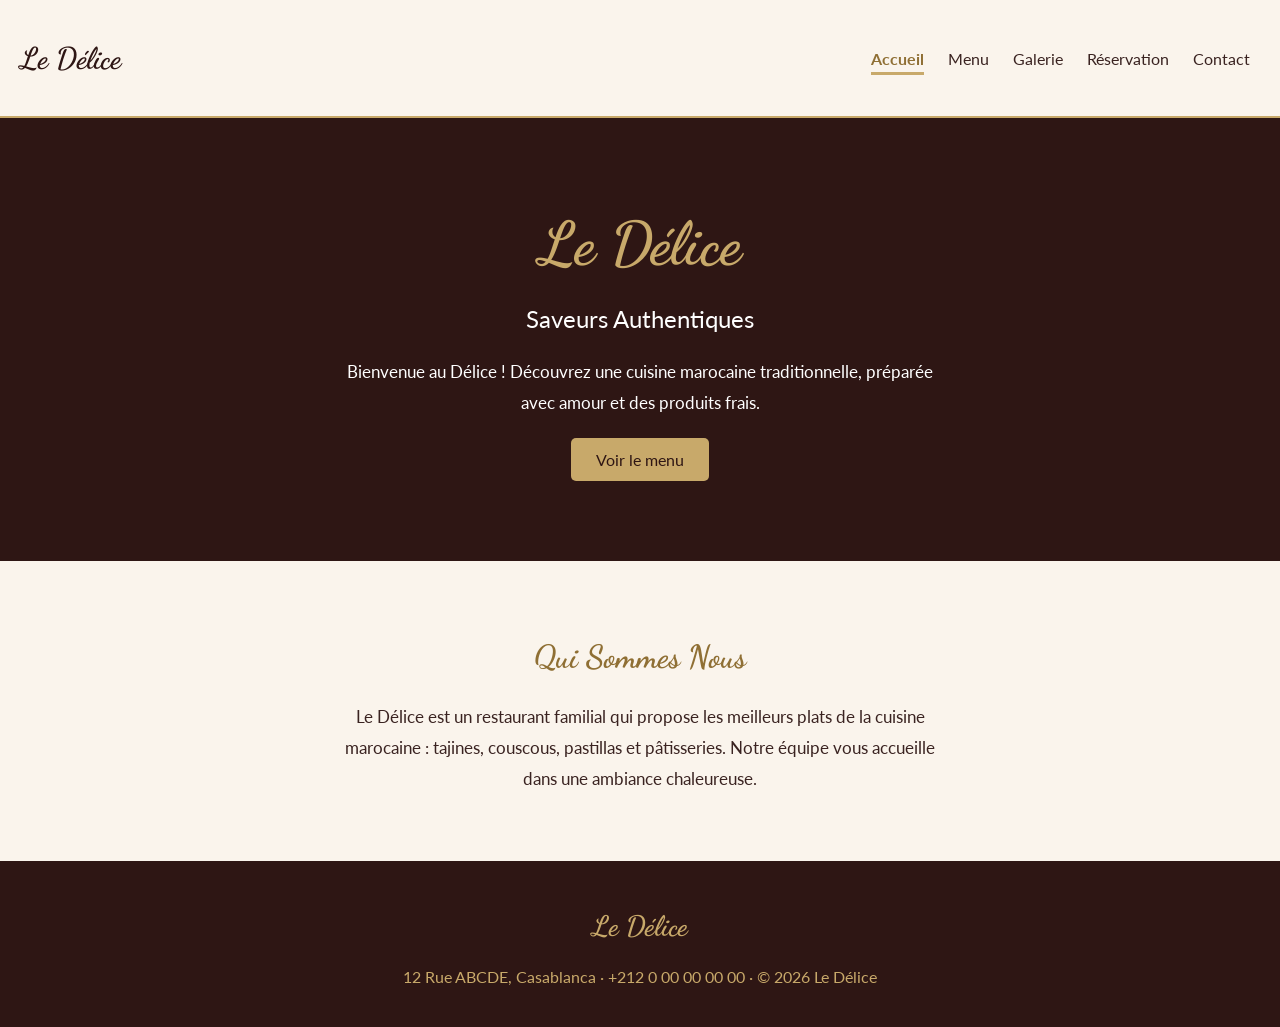
<file: index.html>
<!DOCTYPE html>
<html lang="fr">
<head>
    <meta charset="UTF-8">
    <meta name="viewport" content="width=device-width, initial-scale=1.0">
    <title>Le Délice</title>

    <link rel="preconnect" href="https://fonts.googleapis.com">
    <link rel="preconnect" href="https://fonts.gstatic.com" crossorigin>
    <link href="https://fonts.googleapis.com/css2?family=Dancing+Script:wght@700&family=Lato:wght@400;700&display=swap" rel="stylesheet">
    <link rel="stylesheet" href="style.css">
</head>
<body>

    <header>
        <h1>Le Délice</h1>

        <nav>
            <a href="index.html" class="active">Accueil</a>
            <a href="menu.html">Menu</a>
            <a href="galerie.html">Galerie</a>
            <a href="Reservation.html">Réservation</a>
            <a href="contact.html">Contact</a>
        </nav>
    </header>

    <section class="accueil" id="accueil">

        <div class="presentation">
            <h2>Le Délice</h2>

            <h3>Saveurs Authentiques</h3>

            <p>
                Bienvenue au Délice ! Découvrez une cuisine marocaine
                traditionnelle, préparée avec amour et des produits frais.
            </p>

            <a href="menu.html" class="bouton">Voir le menu</a>
        </div>

    </section>

    <section class="apropos">

        <div class="description">
            <h2>Qui Sommes Nous</h2>

            <p>
                Le Délice est un restaurant familial qui propose
                les meilleurs plats de la cuisine marocaine :
                tajines, couscous, pastillas et pâtisseries.
                Notre équipe vous accueille dans une ambiance chaleureuse.
            </p>
        </div>

    </section>

    <footer>
        <h2>Le Délice</h2>
        <p>12 Rue ABCDE, Casablanca · +212 0 00 00 00 00 · © 2026 Le Délice</p>
    </footer>

    <script src="script.js"></script>

</body>
</html>
</file>
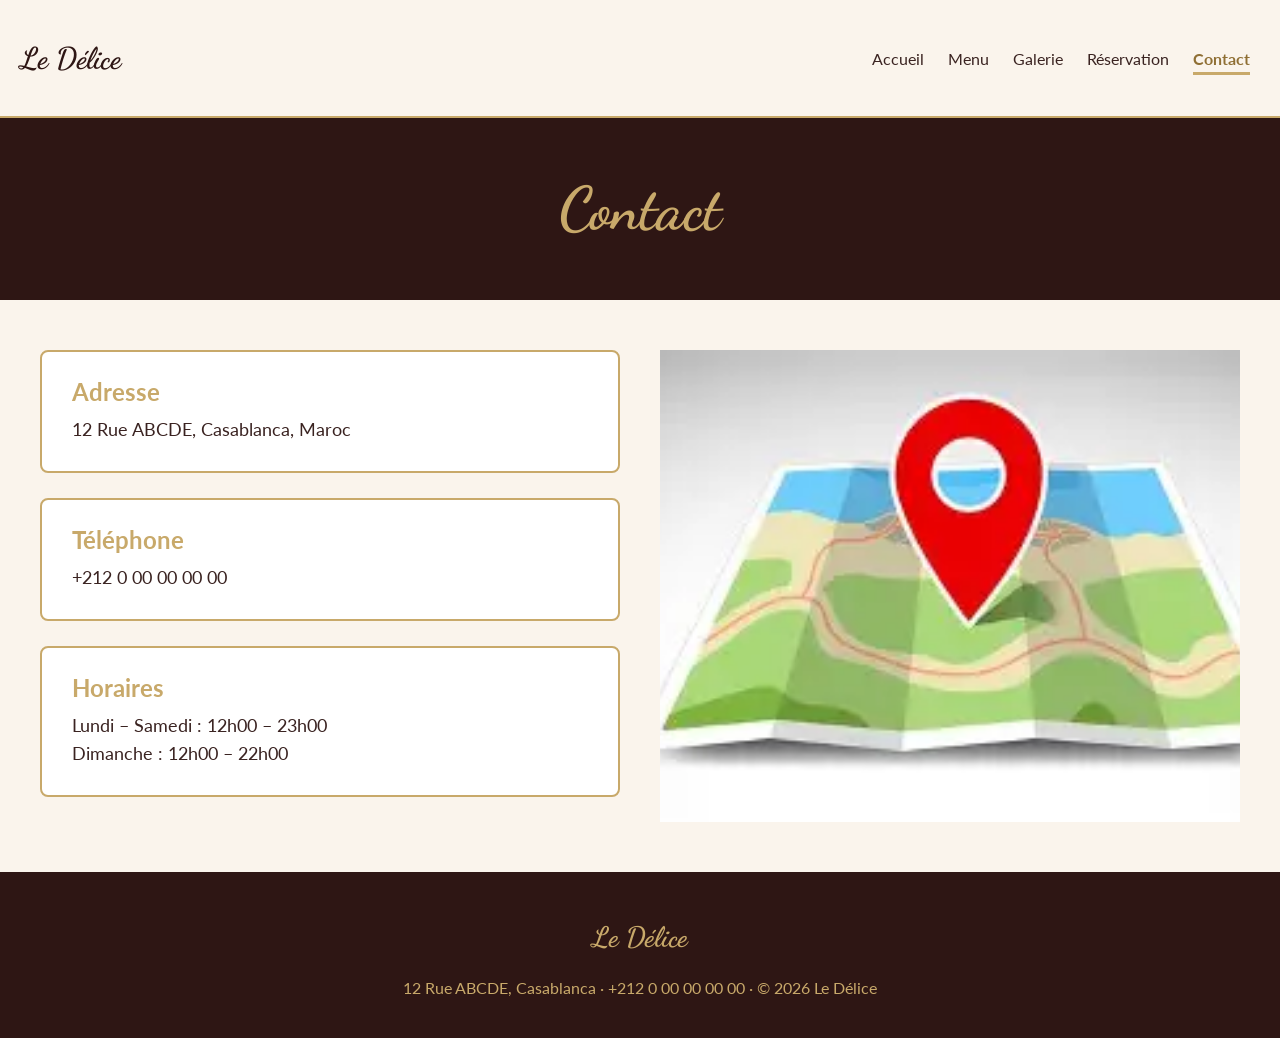
<file: contact.html>
<!DOCTYPE html>
<html lang="fr">
<head>
    <meta charset="UTF-8">
    <meta name="viewport" content="width=device-width, initial-scale=1.0">
    <title>Contact - Le Délice</title>

    <link rel="preconnect" href="https://fonts.googleapis.com">
    <link rel="preconnect" href="https://fonts.gstatic.com" crossorigin>
    <link href="https://fonts.googleapis.com/css2?family=Dancing+Script:wght@700&family=Lato:wght@400;700&display=swap" rel="stylesheet">
    <link rel="stylesheet" href="style.css">
</head>
<body>

    <header>
        <h1>Le Délice</h1>

        <nav>
            <a href="index.html">Accueil</a>
            <a href="menu.html">Menu</a>
            <a href="galerie.html">Galerie</a>
            <a href="Reservation.html">Réservation</a>
            <a href="contact.html" class="active">Contact</a>
        </nav>
    </header>

    <section class="titre-page">
        <h2>Contact</h2>
    </section>

    <section class="contenu">
        <div class="grille-contact">

            <div class="infos-contact">
                <div class="boite">
                    <h3>Adresse</h3>
                    <p>12 Rue ABCDE, Casablanca, Maroc</p>
                </div>

                <div class="boite">
                    <h3>Téléphone</h3>
                    <p>+212 0 00 00 00 00</p>
                </div>

                <div class="boite">
                    <h3>Horaires</h3>
                    <p>Lundi – Samedi : 12h00 – 23h00</p>
                    <p>Dimanche : 12h00 – 22h00</p>
                </div>
            </div>

            <img class="photo" src="Petite carte .jpg">

        </div>
    </section>

    <footer>
        <h2>Le Délice</h2>
        <p>12 Rue ABCDE, Casablanca · +212 0 00 00 00 00 · © 2026 Le Délice</p>
    </footer>

</body>
</html>
</file>
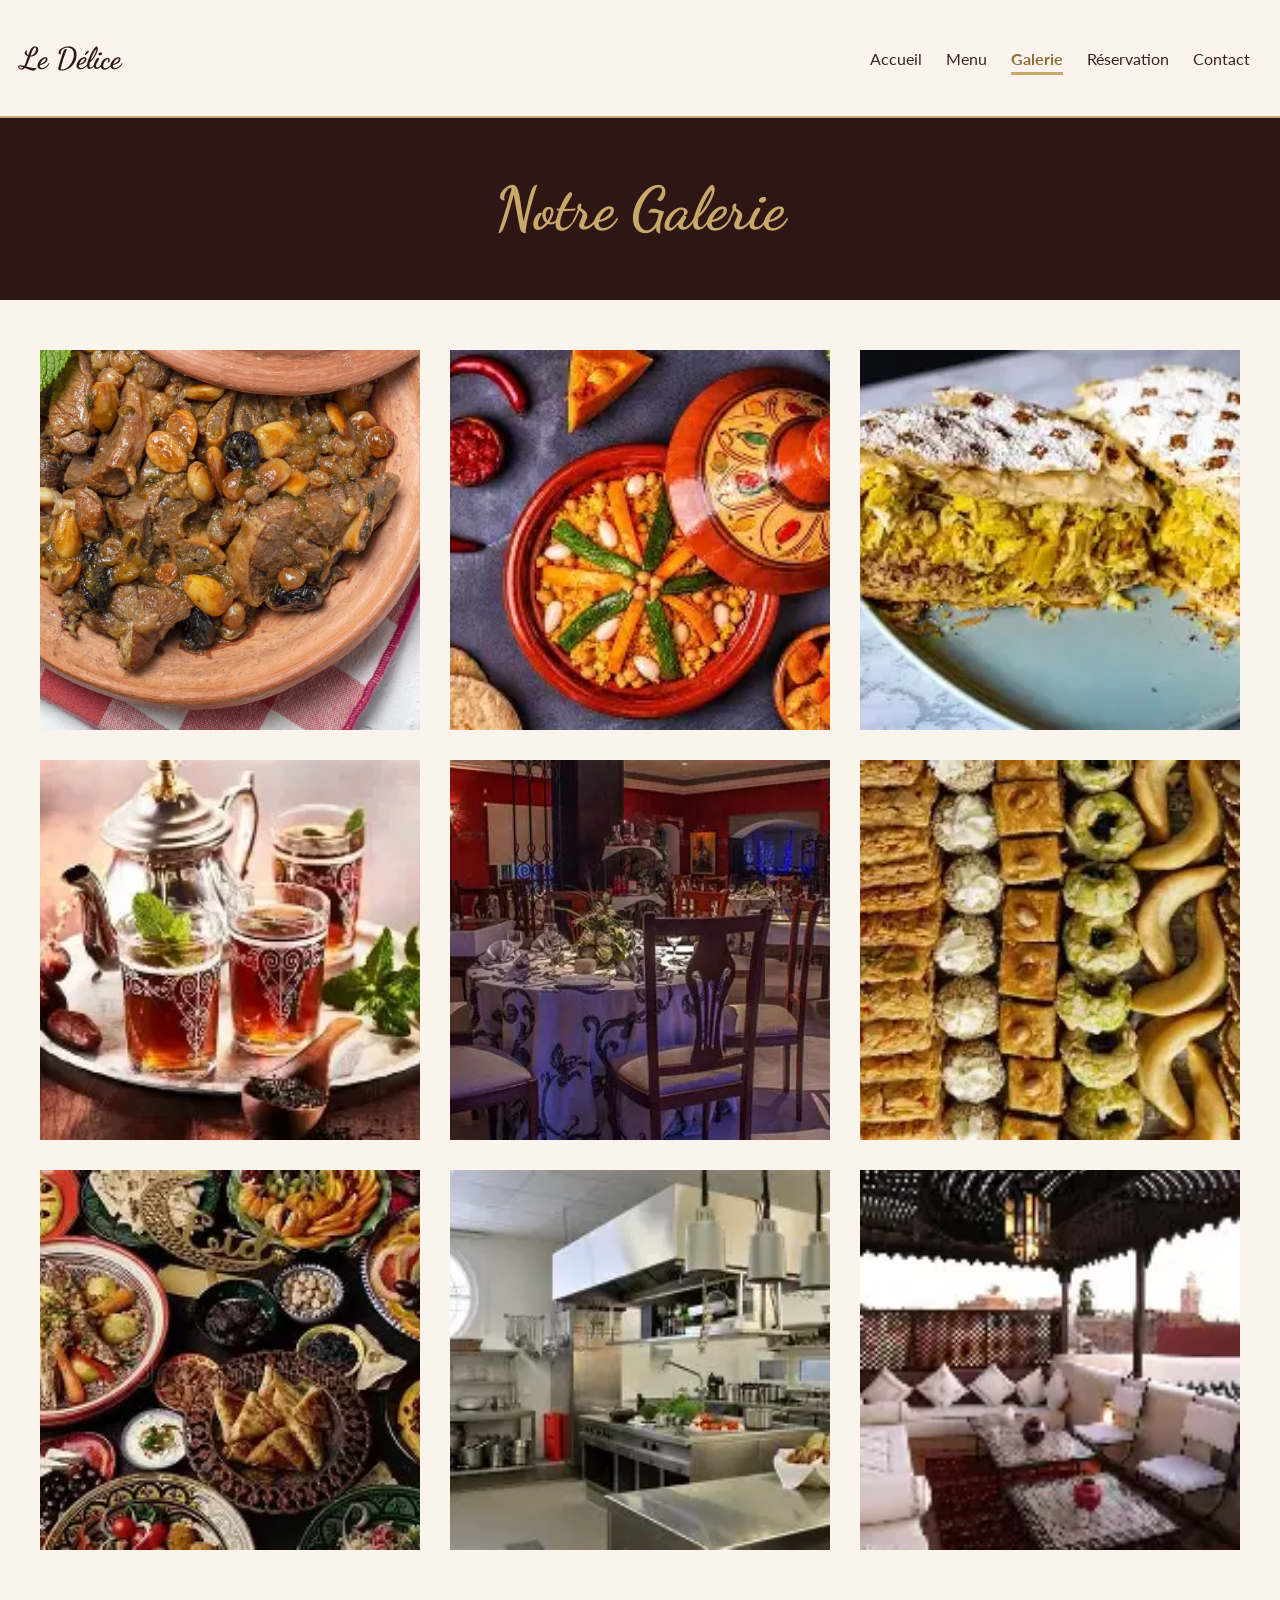
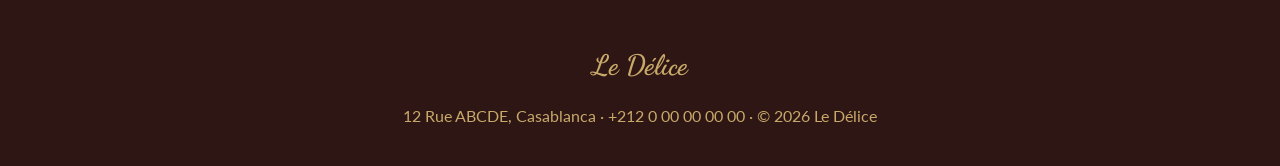
<file: galerie.html>
<!DOCTYPE html>
<html lang="fr">
<head>
    <meta charset="UTF-8">
    <meta name="viewport" content="width=device-width, initial-scale=1.0">
    <title>Galerie - Le Délice</title>

    <link rel="preconnect" href="https://fonts.googleapis.com">
    <link rel="preconnect" href="https://fonts.gstatic.com" crossorigin>
    <link href="https://fonts.googleapis.com/css2?family=Dancing+Script:wght@700&family=Lato:wght@400;700&display=swap" rel="stylesheet">
    <link rel="stylesheet" href="style.css">
</head>
<body>

    <header>
        <h1>Le Délice</h1>

        <nav>
            <a href="index.html">Accueil</a>
            <a href="menu.html">Menu</a>
            <a href="galerie.html" class="active">Galerie</a>
            <a href="Reservation.html">Réservation</a>
            <a href="contact.html">Contact</a>
        </nav>
    </header>

    <section class="titre-page">
        <h2>Notre Galerie</h2>
    </section>

    <section class="contenu">
        <div class="grille-galerie">
            <img class="photo" src="tagine.jpg">

            <img class="photo" src="coscous.jpg">

            <img class="photo" src="pastilla poulet.jpg">

            <img class="photo" src="atay.jpg">

            <img class="photo" src="Salle du restaurant.jpg">

            <img class="photo" src="Pâtisseries marocaines.jpg">

            <img class="photo" src="Table dressée.jpg">

            <img class="photo" src="Cuisine.jpg">

            <img class="photo" src="Terrasse ou décor.jpg">
        </div>
    </section>

    <footer>
        <h2>Le Délice</h2>
        <p>12 Rue ABCDE, Casablanca · +212 0 00 00 00 00 · © 2026 Le Délice</p>
    </footer>

</body>
</html>
</file>
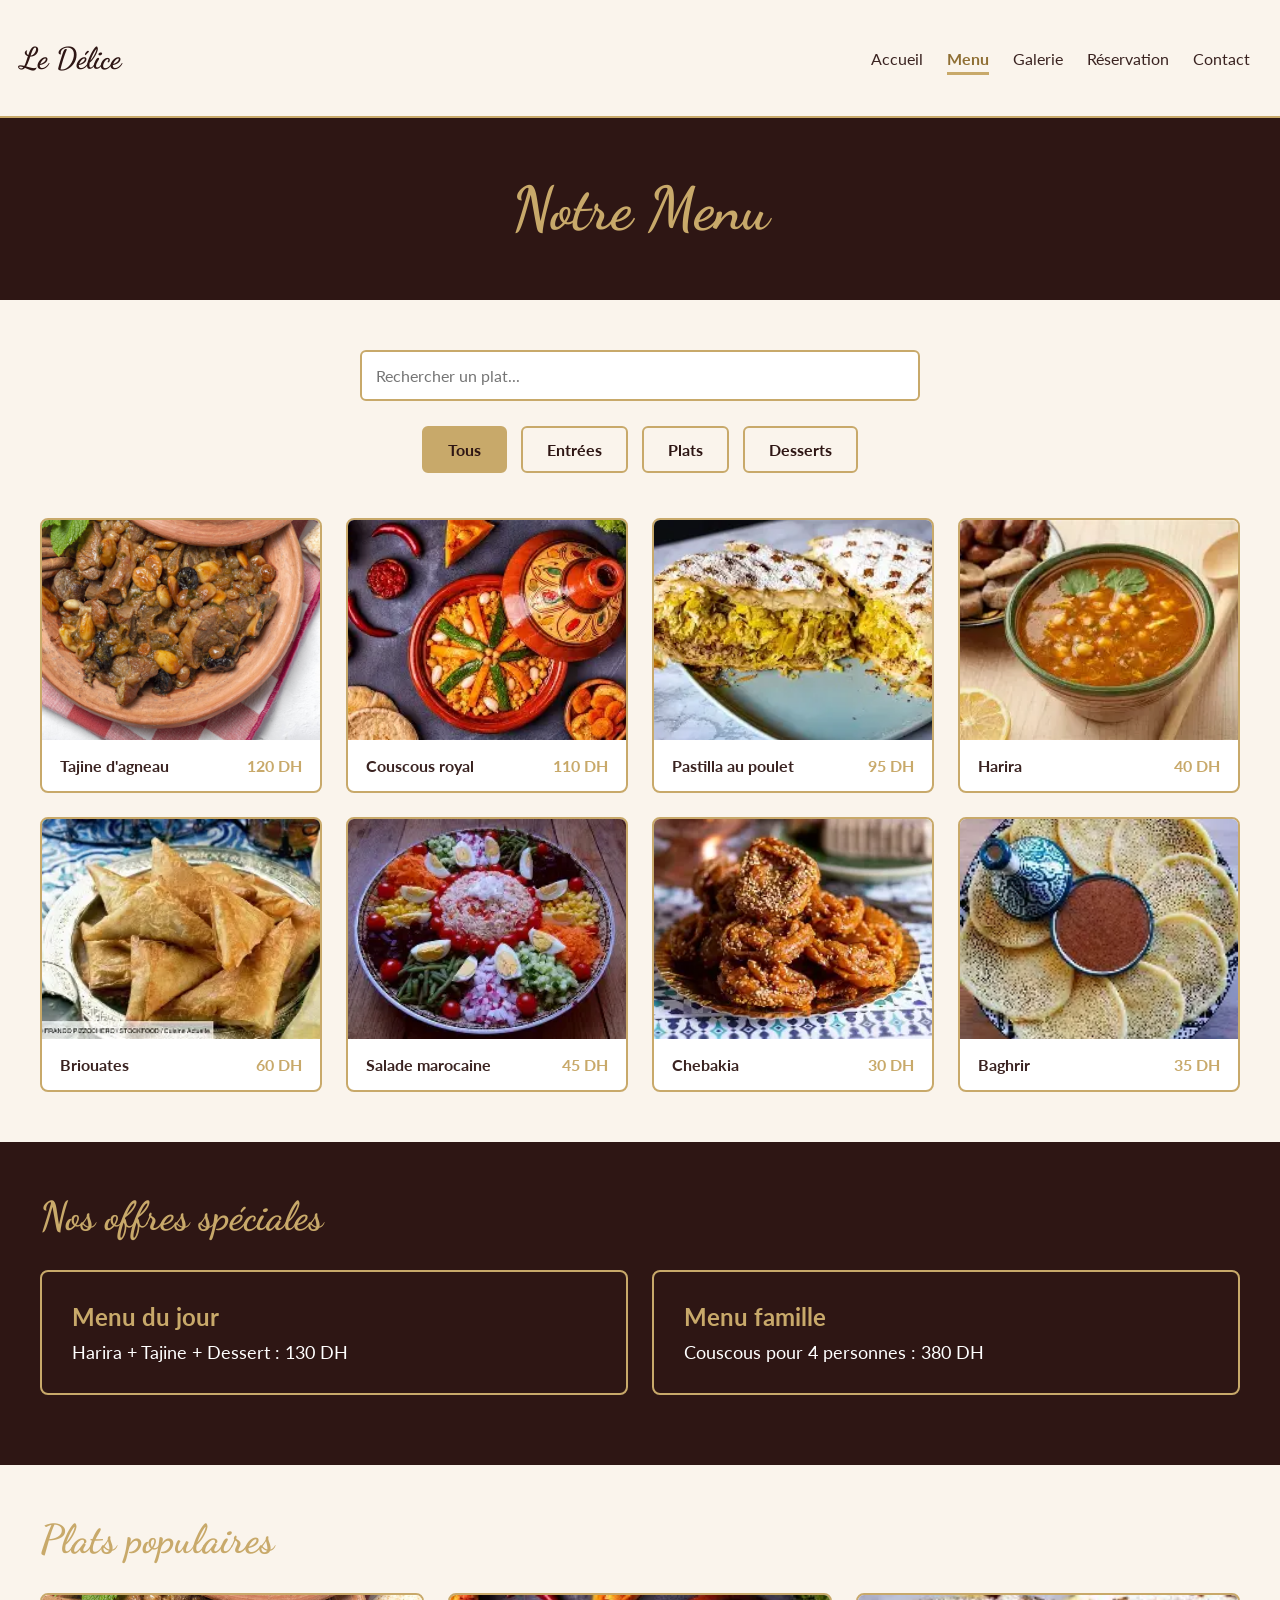
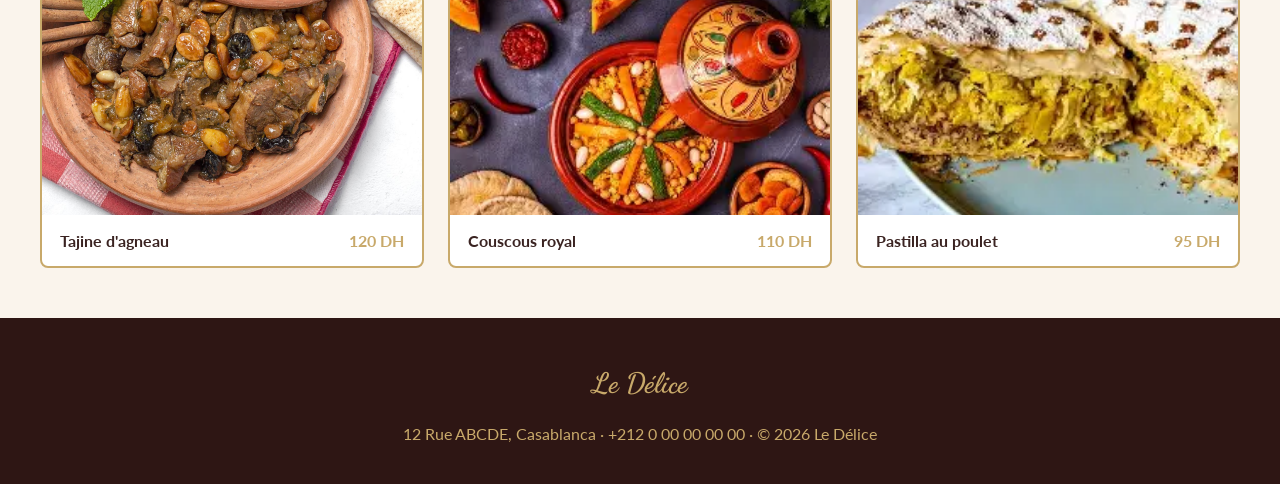
<file: menu.html>
<!DOCTYPE html>
<html lang="fr">
<head>
    <meta charset="UTF-8">
    <meta name="viewport" content="width=device-width, initial-scale=1.0">
    <title>Menu - Le Délice</title>

    <link rel="preconnect" href="https://fonts.googleapis.com">
    <link rel="preconnect" href="https://fonts.gstatic.com" crossorigin>
    <link href="https://fonts.googleapis.com/css2?family=Dancing+Script:wght@700&family=Lato:wght@400;700&display=swap" rel="stylesheet">
    <link rel="stylesheet" href="style.css">
</head>
<body>

    <header>
        <h1>Le Délice</h1>

        <nav>
            <a href="index.html">Accueil</a>
            <a href="menu.html" class="active">Menu</a>
            <a href="galerie.html">Galerie</a>
            <a href="Reservation.html">Réservation</a>
            <a href="contact.html">Contact</a>
        </nav>
    </header>

    <section class="titre-page">
        <h2>Notre Menu</h2>
    </section>

    <section class="contenu">
        <input type="text" id="recherche" class="recherche" placeholder="Rechercher un plat...">

        <div class="filtres">
            <button class="filtre actif" data-categorie="tous">Tous</button>
            <button class="filtre" data-categorie="entrees">Entrées</button>
            <button class="filtre" data-categorie="plats">Plats</button>
            <button class="filtre" data-categorie="desserts">Desserts</button>
        </div>

        <div class="grille-plats" id="grille-menu">
            <div class="plat" data-categorie="plats">

                <img class="photo" src="tagine.jpg">
                <div class="infos">
                    <span class="nom">Tajine d'agneau</span>
                    <span class="prix">120 DH</span>
                </div>
            </div>

            <div class="plat" data-categorie="plats">

                <img class="photo" src="coscous.jpg">
                <div class="infos">
                    <span class="nom">Couscous royal</span>
                    <span class="prix">110 DH</span>
                </div>
            </div>

            <div class="plat" data-categorie="plats">

                <img class="photo" src="pastilla poulet.jpg">
                <div class="infos">
                    <span class="nom">Pastilla au poulet</span>
                    <span class="prix">95 DH</span>
                </div>
            </div>

            <div class="plat" data-categorie="entrees">

                <img class="photo" src="harira.jpg">
                <div class="infos">
                    <span class="nom">Harira</span>
                    <span class="prix">40 DH</span>
                </div>
            </div>

            <div class="plat" data-categorie="entrees">

                <img class="photo" src="briwat.jpg">
                <div class="infos">
                    <span class="nom">Briouates</span>
                    <span class="prix">60 DH</span>
                </div>
            </div>

            <div class="plat" data-categorie="entrees">

                <img class="photo" src="salade.jpg">
                <div class="infos">
                    <span class="nom">Salade marocaine</span>
                    <span class="prix">45 DH</span>
                </div>
            </div>

            <div class="plat" data-categorie="desserts">

                <img class="photo" src="chebakiya.jpg">
                <div class="infos">
                    <span class="nom">Chebakia</span>
                    <span class="prix">30 DH</span>
                </div>
            </div>

            <div class="plat" data-categorie="desserts">

                <img class="photo" src="bagherir.jpg">
                <div class="infos">
                    <span class="nom">Baghrir</span>
                    <span class="prix">35 DH</span>
                </div>
            </div>
        </div>

        <p class="aucun" id="aucun">Aucun plat trouvé.</p>
    </section>

    <section class="offres">
        <div class="contenu">
            <h3 class="titre-section">Nos offres spéciales</h3>

            <div class="grille-offres">
                <div class="offre">
                    <h4>Menu du jour</h4>
                    <p>Harira + Tajine + Dessert : 130 DH</p>
                </div>
                <div class="offre">
                    <h4>Menu famille</h4>
                    <p>Couscous pour 4 personnes : 380 DH</p>
                </div>
            </div>
        </div>
    </section>

    <section class="contenu">
        <h3 class="titre-section">Plats populaires</h3>

        <div class="grille-plats trois">
            <div class="plat">

                <img class="photo" src="tagine.jpg">
                <div class="infos">
                    <span class="nom">Tajine d'agneau</span>
                    <span class="prix">120 DH</span>
                </div>
            </div>

            <div class="plat">

                <img class="photo" src="coscous.jpg">
                <div class="infos">
                    <span class="nom">Couscous royal</span>
                    <span class="prix">110 DH</span>
                </div>
            </div>

            <div class="plat">

                <img class="photo" src="pastilla poulet.jpg">
                <div class="infos">
                    <span class="nom">Pastilla au poulet</span>
                    <span class="prix">95 DH</span>
                </div>
            </div>
        </div>
    </section>

    <footer>
        <h2>Le Délice</h2>
        <p>12 Rue ABCDE, Casablanca · +212 0 00 00 00 00 · © 2026 Le Délice</p>
    </footer>
    <script src="menu.js"></script>
</body>
</html>
</file>
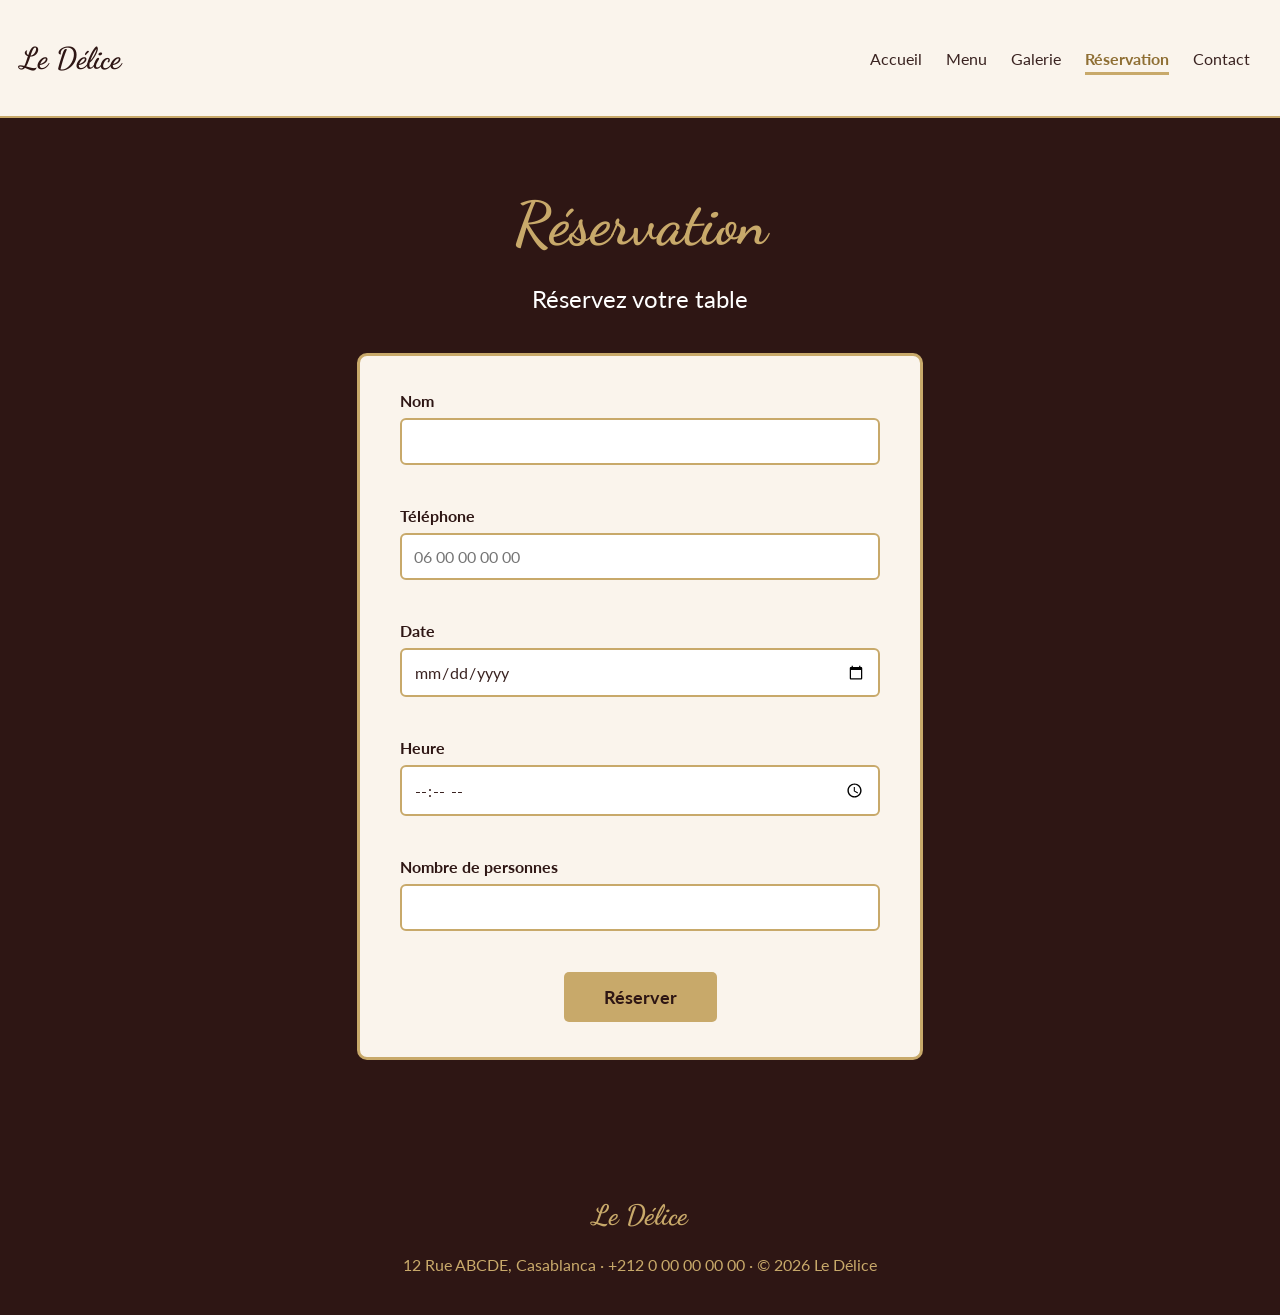
<file: Reservation.html>
<!DOCTYPE html>
<html lang="fr">
<head>
    <meta charset="UTF-8">
    <meta name="viewport" content="width=device-width, initial-scale=1.0">
    <title>Réservation - Le Délice</title>

    <link rel="preconnect" href="https://fonts.googleapis.com">
    <link rel="preconnect" href="https://fonts.gstatic.com" crossorigin>
    <link href="https://fonts.googleapis.com/css2?family=Dancing+Script:wght@700&family=Lato:wght@400;700&display=swap" rel="stylesheet">
    <link rel="stylesheet" href="style.css">
</head>
<body>

    <header>
        <h1>Le Délice</h1>

        <nav>
            <a href="index.html">Accueil</a>
            <a href="menu.html">Menu</a>
            <a href="galerie.html">Galerie</a>
            <a href="Reservation.html" class="active">Réservation</a>
            <a href="contact.html">Contact</a>
        </nav>
    </header>

    <section class="reservation" id="reservation">

        <h2>Réservation</h2>
        <h3>Réservez votre table</h3>

        <form id="formReservation" class="formulaire" novalidate>

            <div class="champ">
                <label for="nom">Nom</label>
                <input type="text" id="nom" name="nom" autocomplete="name">
                <span class="erreur" id="erreur-nom"></span>
            </div>

            <div class="champ">
                <label for="telephone">Téléphone</label>
                <input type="tel" id="telephone" name="telephone" autocomplete="tel" placeholder="06 00 00 00 00">
                <span class="erreur" id="erreur-telephone"></span>
            </div>

            <div class="champ">
                <label for="date">Date</label>
                <input type="date" id="date" name="date">
                <span class="erreur" id="erreur-date"></span>
            </div>

            <div class="champ">
                <label for="heure">Heure</label>
                <input type="time" id="heure" name="heure">
                <span class="erreur" id="erreur-heure"></span>
            </div>

            <div class="champ">
                <label for="personnes">Nombre de personnes</label>
                <input type="number" id="personnes" name="personnes" min="1" max="12">
                <span class="erreur" id="erreur-personnes"></span>
            </div>

            <button type="submit" class="bouton bouton-reserver" id="btnReserver">Réserver</button>

            <div class="confirmation" id="confirmation" hidden></div>

        </form>

    </section>

    <footer>
        <h2>Le Délice</h2>
        <p>12 Rue ABCDE, Casablanca · +212 0 00 00 00 00 · © 2026 Le Délice</p>
    </footer>

    <script src="Reservation.js"></script>

</body>
</html>
</file>
<file: style.css>
body {
    margin: 0;
    font-family: 'Lato', Arial, sans-serif;
    background-color: #FAF4EC;
    color: #3A2321;
}


header {
    background-color: #FAF4EC;
    padding: 20px;
    display: flex;
    justify-content: space-between;
    align-items: center;
    border-bottom: 2px solid #C8A96A;
}

header h1 {
    color: #2E1614;
    font-size: 30px;
}

nav a {
    text-decoration: none;
    color: #3A2321;
    margin: 10px;
    font-size: 16px;
}

nav a:hover {
    color: #8F6F34;
}

.accueil {
    background-color: #2E1614;
    color: white;
    text-align: center;
    padding: 80px 20px;
}

.presentation h2 {
    color: #C8A96A;
    font-size: 60px;
    margin: 10px;
}

.presentation h3 {
    font-size: 24px;
    font-weight: normal;
}

.presentation p {
    font-size: 17px;
    line-height: 1.8;
    max-width: 600px;
    margin: 20px auto;
}


.bouton {
    display: inline-block;
    background-color: #C8A96A;
    color: #2E1614;
    padding: 12px 25px;
    text-decoration: none;
    border-radius: 5px;
}

.bouton:hover {
    background-color: #DEC594;
}


.apropos {
    text-align: center;
    padding: 50px 20px;
}

.description {
    max-width: 600px;
    margin: auto;
}

.description h2 {
    color: #8F6F34;
    font-size: 32px;
}

.description p {
    font-size: 17px;
    line-height: 1.8;
}


footer {
    background-color: #2E1614;
    color: #C8A96A;
    text-align: center;
    padding: 25px;
}

footer h2 {
    font-size: 28px;
}


@media (max-width: 768px) {
    header {
        flex-direction: column;
    }

    nav {
        text-align: center;
    }

    nav a {
        display: inline-block;
        margin: 8px;
    }

    .presentation h2 {
        font-size: 42px;
    }

    .presentation h3 {
        font-size: 20px;
    }

    .accueil {
        padding: 50px 20px;
    }
}


/*  Lien actif du menu  */
nav a.active {
    color: #8F6F34;
    font-weight: bold;
    border-bottom: 3px solid #C8A96A;
    padding-bottom: 4px;
}

/* Page Réservation  */
.reservation {
    background-color: #2E1614;
    text-align: center;
    padding: 60px 20px 90px;
}

.reservation h2 {
    color: #C8A96A;
    font-size: 60px;
    margin: 10px;
}

.reservation h3 {
    color: white;
    font-size: 24px;
    font-weight: normal;
    margin-bottom: 40px;
}

.formulaire {
    background-color: #FAF4EC;
    border: 3px solid #C8A96A;
    border-radius: 10px;
    max-width: 480px;
    margin: auto;
    padding: 35px 40px;
    text-align: left;
}

.champ {
    margin-bottom: 18px;
}

.champ label {
    display: block;
    font-weight: bold;
    color: #2E1614;
    margin-bottom: 8px;
}

.champ input {
    width: 100%;
    box-sizing: border-box;
    padding: 12px;
    font-family: inherit;
    font-size: 16px;
    color: #3A2321;
    background-color: white;
    border: 2px solid #C8A96A;
    border-radius: 6px;
    outline: none;
}

.champ input:focus {
    border-color: #8F6F34;
}

.champ input.invalide {
    border-color: #B3261E;
}

.champ input.valide {
    border-color: #4E8A3E;
}

.erreur {
    display: block;
    min-height: 18px;
    margin-top: 5px;
    font-size: 13px;
    color: #B3261E;
}

.bouton-reserver {
    display: block;
    margin: 10px auto 0;
    border: none;
    cursor: pointer;
    font-family: inherit;
    font-size: 18px;
    font-weight: bold;
    padding: 14px 40px;
}

.bouton-reserver:disabled {
    opacity: 0.7;
    cursor: wait;
}

/* Message de confirmation  */
.confirmation {
    background-color: #FAF4EC;
    border: 3px solid #C8A96A;
    border-radius: 10px;
    max-width: 480px;
    margin: auto;
    padding: 35px 40px;
    color: #3A2321;
    line-height: 1.8;
}

.confirmation h4 {
    color: #8F6F34;
    font-size: 26px;
    margin: 0 0 10px;
}

.confirmation .recap {
    text-align: left;
    background: white;
    border: 2px solid #C8A96A;
    border-radius: 6px;
    padding: 12px 18px;
    margin: 15px 0 20px;
}

.confirmation .recap p {
    margin: 4px 0;
}

.confirmation button {
    cursor: pointer;
    border: none;
    font-family: inherit;
    font-size: 16px;
}

@media (max-width: 768px) {
    .reservation h2 {
        font-size: 42px;
    }

    .reservation h3 {
        font-size: 20px;
    }

    .formulaire,
    .confirmation {
        padding: 25px 20px;
    }
}

/* Message de confirmation affiché sous le bouton, dans le formulaire */
.formulaire .confirmation {
    max-width: none;
    margin: 25px 0 0;
    padding: 15px 20px;
    background-color: white;
    border-width: 2px;
    text-align: center;
}

/*  POLICE DES TITRES */
header h1,
footer h2,
.presentation h2,
.description h2,
.reservation h2,
.titre-page h2,
.titre-section {
    font-family: 'Dancing Script', cursive;
}

/*PAGES MENU / GALERIE / CONTACT*/


.titre-page {
    background-color: #2E1614;
    text-align: center;
    padding: 55px 20px;
}

.titre-page h2 {
    color: #C8A96A;
    font-size: 60px;
    margin: 0;
}


.contenu {
    max-width: 1200px;
    margin: auto;
    padding: 50px 20px;
}

/* Photos */
.photo {
    display: block;
    width: 100%;
    box-sizing: border-box;
    object-fit: cover;
}

div.photo {
    background-color: #EADFC8;
    border: 3px dashed #C8A96A;
    border-radius: 6px;
    display: flex;
    flex-direction: column;
    align-items: center;
    justify-content: center;
    text-align: center;
}

div.photo b {
    color: #C8A96A;
    font-size: 20px;
}

div.photo span {
    margin-top: 6px;
}

/* Menu : recherche et filtres*/
.recherche {
    display: block;
    width: 100%;
    max-width: 560px;
    box-sizing: border-box;
    margin: 0 auto 20px;
    padding: 14px;
    font-family: inherit;
    font-size: 16px;
    color: #3A2321;
    background-color: white;
    border: 2px solid #C8A96A;
    border-radius: 6px;
}

.filtres {
    text-align: center;
    margin-bottom: 40px;
}

.filtre {
    font-family: inherit;
    font-size: 16px;
    font-weight: bold;
    color: #2E1614;
    background-color: transparent;
    border: 2px solid #C8A96A;
    border-radius: 6px;
    padding: 12px 24px;
    margin: 5px;
    cursor: pointer;
}

.filtre.actif {
    background-color: #C8A96A;
}

/*Menu : cartes des plats */
.grille-plats {
    display: grid;
    grid-template-columns: repeat(4, 1fr);
    gap: 24px;
}

.grille-plats.trois {
    grid-template-columns: repeat(3, 1fr);
}

.plat {
    background-color: white;
    border: 2px solid #C8A96A;
    border-radius: 8px;
    overflow: hidden;
}

.plat .photo {
    height: 220px;
    border-radius: 0;
}

.infos {
    display: flex;
    justify-content: space-between;
    padding: 16px 18px;
    font-weight: bold;
}

.prix {
    color: #C8A96A;
}

.aucun {
    display: none;
    text-align: center;
    color: #8F6F34;
    font-size: 18px;
}

/* Menu : offres spéciales*/
.offres {
    background-color: #2E1614;
}

.titre-section {
    color: #C8A96A;
    font-size: 40px;
    margin: 0 0 30px;
}

.grille-offres {
    display: grid;
    grid-template-columns: 1fr 1fr;
    gap: 24px;
    padding-bottom: 20px;
}

.offre {
    border: 2px solid #C8A96A;
    border-radius: 8px;
    padding: 30px;
    color: white;
}

.offre h4 {
    color: #C8A96A;
    font-size: 24px;
    margin: 0 0 10px;
}

.offre p {
    margin: 0;
    font-size: 18px;
}

/* Galerie */
.grille-galerie {
    display: grid;
    grid-template-columns: repeat(3, 1fr);
    gap: 30px;
}

.grille-galerie .photo {
    height: 380px;
}

/* Contact */
.grille-contact {
    display: grid;
    grid-template-columns: 1fr 1fr;
    gap: 40px;
}

.boite {
    background-color: white;
    border: 2px solid #C8A96A;
    border-radius: 8px;
    padding: 25px 30px;
    margin-bottom: 25px;
}

.boite h3 {
    color: #C8A96A;
    font-size: 24px;
    margin: 0 0 12px;
}

.boite p {
    margin: 6px 0;
    font-size: 18px;
}

.grille-contact .photo {
    min-height: 350px;
    height: 100%;
}

/* Téléphone */
@media (max-width: 1000px) {
    .grille-plats,
    .grille-plats.trois,
    .grille-galerie {
        grid-template-columns: repeat(2, 1fr);
    }
}

@media (max-width: 768px) {
    .titre-page h2 {
        font-size: 42px;
    }

    .grille-offres,
    .grille-contact {
        grid-template-columns: 1fr;
    }
}

@media (max-width: 560px) {
    .grille-plats,
    .grille-plats.trois,
    .grille-galerie {
        grid-template-columns: 1fr;
    }
}


/*RESPONSIVE */
img {
    max-width: 100%;
}

/* Tablette */
@media (max-width: 1000px) {
    .contenu {
        padding: 40px 20px;
    }

    .titre-page h2 {
        font-size: 50px;
    }

    .grille-galerie .photo {
        height: 300px;
    }
}

/* Petite tablette et téléphone */
@media (max-width: 768px) {
    header {
        padding: 15px;
    }

    header h1 {
        margin: 0 0 10px;
    }

    nav {
        display: flex;
        flex-wrap: wrap;
        justify-content: center;
        align-items: center;
    }

    .titre-page {
        padding: 40px 15px;
    }

    .titre-section {
        font-size: 34px;
    }

    .description h2 {
        font-size: 28px;
    }
}

/* Téléphone */
@media (max-width: 560px) {
    .titre-page h2,
    .presentation h2,
    .reservation h2 {
        font-size: 36px;
    }

    .contenu {
        padding: 30px 15px;
    }

    .grille-galerie .photo {
        height: 240px;
    }

    .plat .photo {
        height: 200px;
    }

    .offre {
        padding: 20px;
    }

    .boite {
        padding: 20px;
    }

    .filtre {
        padding: 10px 16px;
        font-size: 15px;
    }

    footer p {
        font-size: 14px;
        line-height: 1.6;
    }
}
</file>
